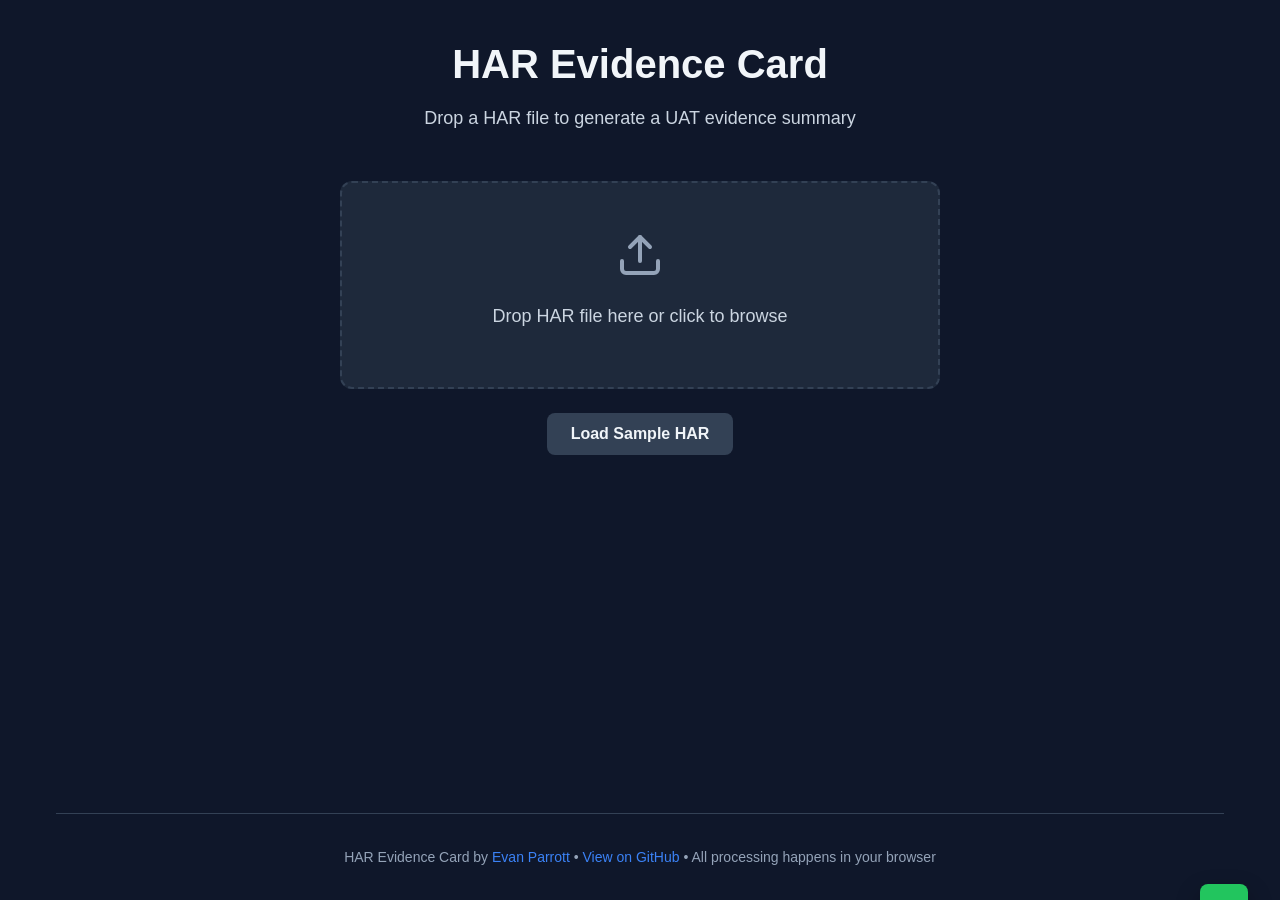
<file: index.html>
<!DOCTYPE html>
<html lang="en">
<head>
    <meta charset="UTF-8">
    <meta name="viewport" content="width=device-width, initial-scale=1.0">
    <title>HAR Evidence Card</title>
    <meta name="description" content="Client-side HAR drop tool. Builds a UAT evidence card: status histogram, failed URLs, slowest requests, copy-as-markdown.">
    <meta name="author" content="Evan Parrott">
    <link rel="stylesheet" href="styles.css">
</head>
<body>
    <div class="container">
        <header>
            <h1>HAR Evidence Card</h1>
            <p class="subtitle">Drop a HAR file to generate a UAT evidence summary</p>
        </header>

        <main>
            <section class="upload-section" id="uploadSection">
                <div class="drop-zone" id="dropZone">
                    <svg class="upload-icon" width="48" height="48" viewBox="0 0 24 24" fill="none" stroke="currentColor" stroke-width="2" stroke-linecap="round" stroke-linejoin="round">
                        <path d="M21 15v4a2 2 0 0 1-2 2H5a2 2 0 0 1-2-2v-4"></path>
                        <polyline points="17 8 12 3 7 8"></polyline>
                        <line x1="12" y1="3" x2="12" y2="15"></line>
                    </svg>
                    <p class="drop-text">Drop HAR file here or click to browse</p>
                    <input type="file" id="fileInput" accept=".har,.json" aria-label="Choose HAR file">
                </div>
                
                <div class="actions">
                    <button id="loadSampleBtn" class="btn btn-secondary">Load Sample HAR</button>
                </div>

                <div class="error-message" id="errorMessage" role="alert"></div>
            </section>

            <section class="card-section" id="cardSection" style="display: none;">
                <div class="card-header">
                    <h2>Evidence Card</h2>
                    <div class="card-actions">
                        <button id="copyMarkdownBtn" class="btn btn-primary">Copy as Markdown</button>
                        <button id="resetBtn" class="btn btn-secondary">New File</button>
                    </div>
                </div>

                <div class="card-content">
                    <div class="card-meta">
                        <div class="meta-item">
                            <span class="meta-label">File:</span>
                            <span class="meta-value" id="fileName"></span>
                        </div>
                        <div class="meta-item">
                            <span class="meta-label">Timestamp:</span>
                            <span class="meta-value" id="timestamp"></span>
                        </div>
                    </div>

                    <div class="stats-grid">
                        <div class="stat-card">
                            <div class="stat-value" id="totalRequests">0</div>
                            <div class="stat-label">Total Requests</div>
                        </div>
                        <div class="stat-card">
                            <div class="stat-value" id="timeWindow">—</div>
                            <div class="stat-label">Time Window</div>
                        </div>
                        <div class="stat-card">
                            <div class="stat-value" id="totalBytes">—</div>
                            <div class="stat-label">Transferred</div>
                        </div>
                    </div>

                    <div class="histogram-section">
                        <h3>Status Code Distribution</h3>
                        <div class="histogram" id="histogram"></div>
                    </div>

                    <div class="failed-section">
                        <h3>Failed Requests</h3>
                        <div class="failed-count" id="failedCount">0 failed</div>
                        <div class="failed-list" id="failedList"></div>
                    </div>

                    <div class="slowest-section">
                        <div class="slowest-header">
                            <h3>Slowest Requests</h3>
                            <div class="slowest-controls">
                                <label for="slowestLimit">Show top:</label>
                                <select id="slowestLimit" aria-label="Number of slowest requests to show">
                                    <option value="5">5</option>
                                    <option value="10" selected>10</option>
                                    <option value="20">20</option>
                                    <option value="50">50</option>
                                </select>
                            </div>
                        </div>
                        <div class="slowest-list" id="slowestList"></div>
                    </div>
                </div>
            </section>

            <div class="toast" id="toast" role="status" aria-live="polite"></div>
        </main>

        <footer>
            <p>
                HAR Evidence Card by <a href="https://github.com/evan-thedev" target="_blank" rel="noopener">Evan Parrott</a>
                • <a href="https://github.com/evan-thedev/har-evidence-card" target="_blank" rel="noopener">View on GitHub</a>
                • All processing happens in your browser
            </p>
        </footer>
    </div>

    <script src="app.js"></script>
</body>
</html>
</file>
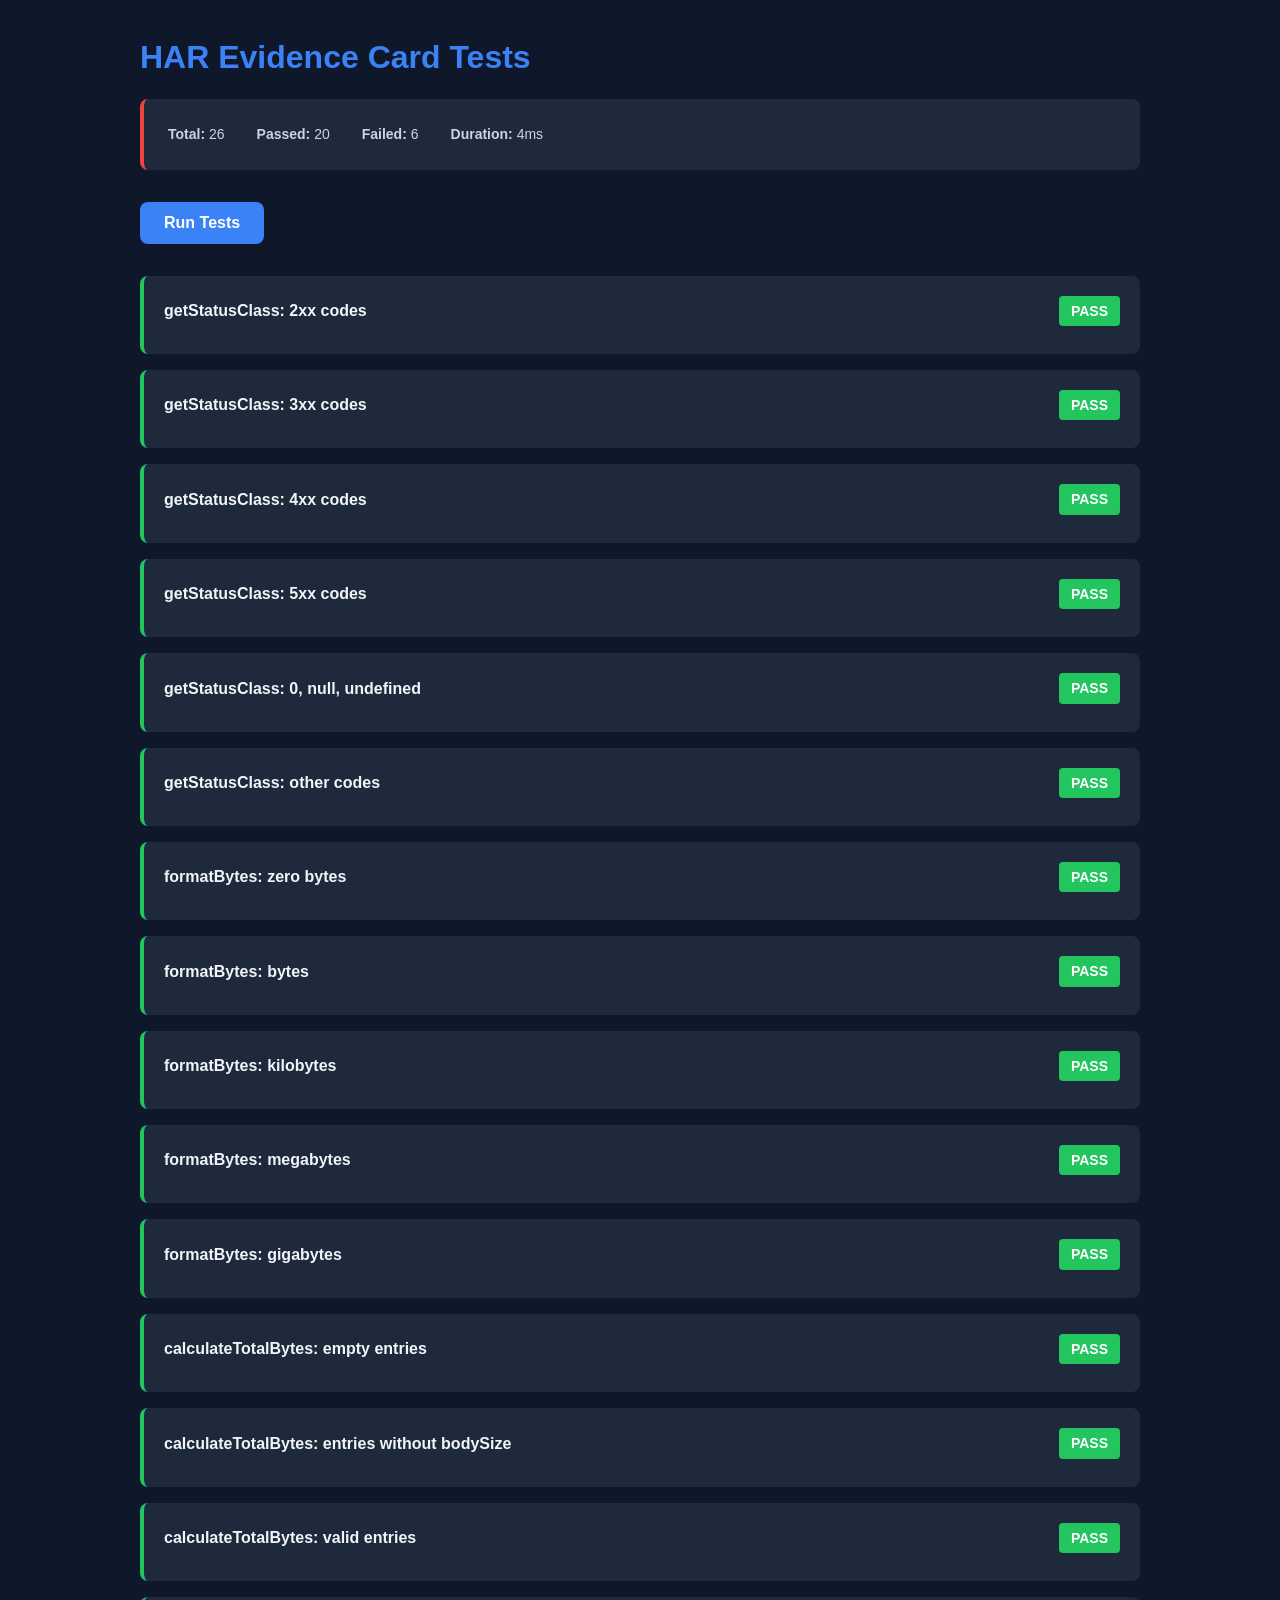
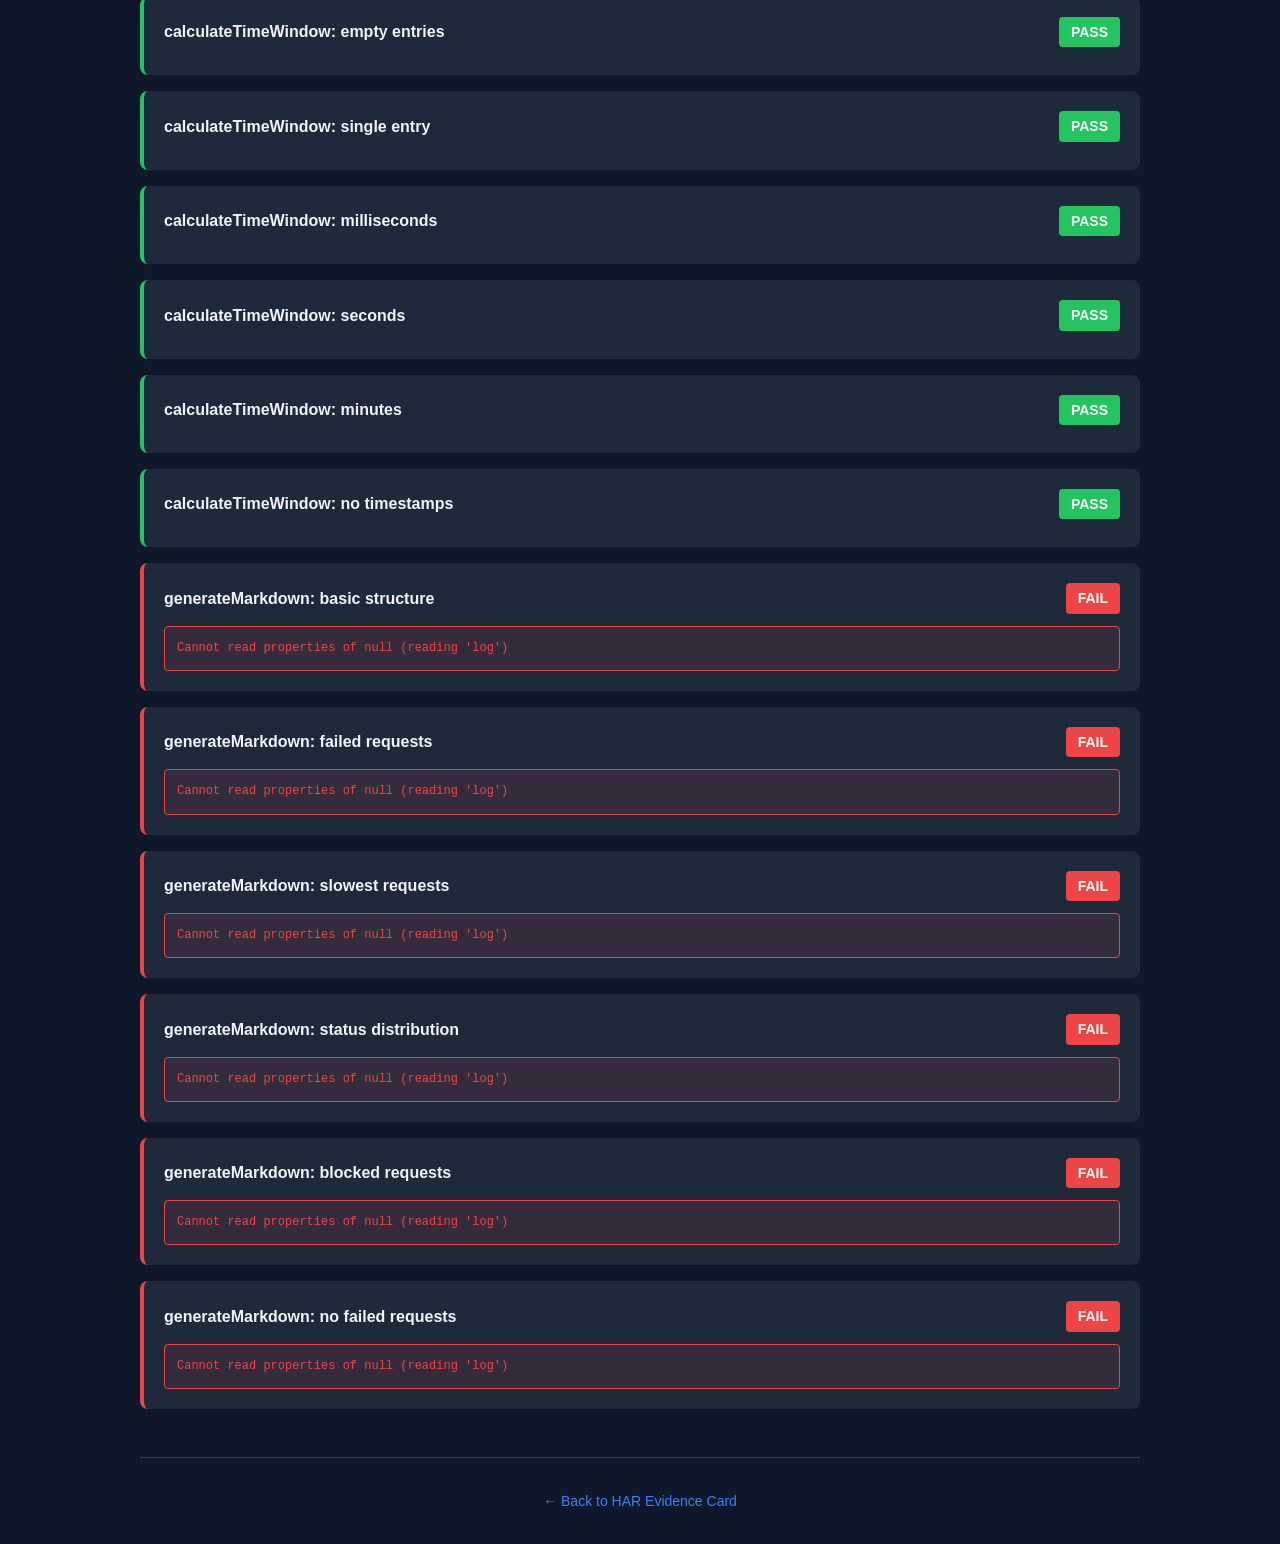
<file: test.html>
<!DOCTYPE html>
<html lang="en">
<head>
    <meta charset="UTF-8">
    <meta name="viewport" content="width=device-width, initial-scale=1.0">
    <title>HAR Evidence Card - Tests</title>
    <style>
        * {
            margin: 0;
            padding: 0;
            box-sizing: border-box;
        }

        body {
            font-family: -apple-system, BlinkMacSystemFont, 'Segoe UI', Roboto, sans-serif;
            background: #0f172a;
            color: #f1f5f9;
            padding: 2rem;
            line-height: 1.6;
        }

        .container {
            max-width: 1000px;
            margin: 0 auto;
        }

        h1 {
            font-size: 2rem;
            margin-bottom: 1rem;
            color: #3b82f6;
        }

        .summary {
            background: #1e293b;
            padding: 1.5rem;
            border-radius: 8px;
            margin-bottom: 2rem;
            border-left: 4px solid #3b82f6;
        }

        .summary.error {
            border-left-color: #ef4444;
        }

        .summary.success {
            border-left-color: #22c55e;
        }

        .stats {
            display: flex;
            gap: 2rem;
            font-size: 0.875rem;
            color: #cbd5e1;
        }

        .test-results {
            display: flex;
            flex-direction: column;
            gap: 1rem;
        }

        .test-item {
            background: #1e293b;
            padding: 1.25rem;
            border-radius: 8px;
            border-left: 4px solid #94a3b8;
        }

        .test-item.pass {
            border-left-color: #22c55e;
        }

        .test-item.fail {
            border-left-color: #ef4444;
        }

        .test-header {
            display: flex;
            justify-content: space-between;
            align-items: center;
            margin-bottom: 0.5rem;
        }

        .test-name {
            font-weight: 600;
            font-size: 1rem;
        }

        .test-status {
            font-weight: 700;
            font-size: 0.875rem;
            padding: 0.25rem 0.75rem;
            border-radius: 4px;
            text-transform: uppercase;
        }

        .test-status.pass {
            background: #22c55e;
            color: white;
        }

        .test-status.fail {
            background: #ef4444;
            color: white;
        }

        .test-message {
            color: #cbd5e1;
            font-size: 0.875rem;
        }

        .test-error {
            margin-top: 0.75rem;
            padding: 0.75rem;
            background: rgba(239, 68, 68, 0.1);
            border: 1px solid #ef4444;
            border-radius: 4px;
            color: #ef4444;
            font-family: 'Monaco', 'Courier New', monospace;
            font-size: 0.75rem;
            white-space: pre-wrap;
            word-break: break-word;
        }

        .run-button {
            padding: 0.75rem 1.5rem;
            background: #3b82f6;
            color: white;
            border: none;
            border-radius: 8px;
            font-size: 1rem;
            font-weight: 600;
            cursor: pointer;
            margin-bottom: 2rem;
            font-family: inherit;
        }

        .run-button:hover {
            background: #2563eb;
        }

        .run-button:disabled {
            opacity: 0.5;
            cursor: not-allowed;
        }

        footer {
            margin-top: 3rem;
            padding-top: 2rem;
            border-top: 1px solid #334155;
            text-align: center;
            color: #94a3b8;
            font-size: 0.875rem;
        }

        footer a {
            color: #3b82f6;
            text-decoration: none;
        }

        footer a:hover {
            text-decoration: underline;
        }
    </style>
</head>
<body>
    <div class="container">
        <h1>HAR Evidence Card Tests</h1>
        
        <div class="summary" id="summary">
            <div class="stats">
                <div><strong>Total:</strong> <span id="totalTests">0</span></div>
                <div><strong>Passed:</strong> <span id="passedTests">0</span></div>
                <div><strong>Failed:</strong> <span id="failedTests">0</span></div>
                <div><strong>Duration:</strong> <span id="duration">0ms</span></div>
            </div>
        </div>

        <button id="runButton" class="run-button">Run Tests</button>

        <div class="test-results" id="testResults"></div>

        <footer>
            <p>
                <a href="index.html">← Back to HAR Evidence Card</a>
            </p>
        </footer>
    </div>

    <script src="app.js"></script>
    <script src="test.js"></script>
</body>
</html>
</file>
<file: styles.css>
* {
    margin: 0;
    padding: 0;
    box-sizing: border-box;
}

:root {
    --bg-primary: #0f172a;
    --bg-secondary: #1e293b;
    --bg-tertiary: #334155;
    --text-primary: #f1f5f9;
    --text-secondary: #cbd5e1;
    --text-muted: #94a3b8;
    --border-color: #334155;
    --accent: #3b82f6;
    --accent-hover: #2563eb;
    --success: #22c55e;
    --warning: #f59e0b;
    --error: #ef4444;
    --status-2xx: #22c55e;
    --status-3xx: #3b82f6;
    --status-4xx: #f59e0b;
    --status-5xx: #ef4444;
    --status-0: #94a3b8;
}

body {
    font-family: -apple-system, BlinkMacSystemFont, 'Segoe UI', Roboto, Oxygen, Ubuntu, Cantarell, sans-serif;
    background: var(--bg-primary);
    color: var(--text-primary);
    line-height: 1.6;
    min-height: 100vh;
    display: flex;
    flex-direction: column;
}

.container {
    max-width: 1200px;
    margin: 0 auto;
    padding: 2rem 1rem;
    width: 100%;
    flex: 1;
    display: flex;
    flex-direction: column;
}

header {
    text-align: center;
    margin-bottom: 3rem;
}

h1 {
    font-size: 2.5rem;
    font-weight: 700;
    margin-bottom: 0.5rem;
    color: var(--text-primary);
}

.subtitle {
    color: var(--text-secondary);
    font-size: 1.125rem;
}

main {
    flex: 1;
}

.upload-section {
    max-width: 600px;
    margin: 0 auto;
}

.drop-zone {
    border: 2px dashed var(--border-color);
    border-radius: 12px;
    padding: 3rem 2rem;
    text-align: center;
    background: var(--bg-secondary);
    cursor: pointer;
    transition: all 0.2s ease;
    position: relative;
}

.drop-zone:hover,
.drop-zone.drag-over {
    border-color: var(--accent);
    background: var(--bg-tertiary);
}

.drop-zone:focus-within {
    outline: 2px solid var(--accent);
    outline-offset: 2px;
}

.upload-icon {
    color: var(--text-muted);
    margin-bottom: 1rem;
}

.drop-text {
    color: var(--text-secondary);
    font-size: 1.125rem;
    margin-bottom: 0.5rem;
}

#fileInput {
    position: absolute;
    inset: 0;
    opacity: 0;
    cursor: pointer;
    width: 100%;
    height: 100%;
}

.actions {
    margin-top: 1.5rem;
    text-align: center;
}

.btn {
    padding: 0.75rem 1.5rem;
    border: none;
    border-radius: 8px;
    font-size: 1rem;
    font-weight: 600;
    cursor: pointer;
    transition: all 0.2s ease;
    font-family: inherit;
}

.btn-primary {
    background: var(--accent);
    color: white;
}

.btn-primary:hover {
    background: var(--accent-hover);
}

.btn-secondary {
    background: var(--bg-tertiary);
    color: var(--text-primary);
}

.btn-secondary:hover {
    background: var(--border-color);
}

.btn:focus-visible {
    outline: 2px solid var(--accent);
    outline-offset: 2px;
}

.error-message {
    margin-top: 1rem;
    padding: 1rem;
    background: rgba(239, 68, 68, 0.1);
    border: 1px solid var(--error);
    border-radius: 8px;
    color: var(--error);
    display: none;
}

.error-message.show {
    display: block;
}

.card-section {
    animation: fadeIn 0.3s ease;
}

@keyframes fadeIn {
    from {
        opacity: 0;
        transform: translateY(10px);
    }
    to {
        opacity: 1;
        transform: translateY(0);
    }
}

.card-header {
    display: flex;
    justify-content: space-between;
    align-items: center;
    margin-bottom: 2rem;
    flex-wrap: wrap;
    gap: 1rem;
}

.card-header h2 {
    font-size: 1.875rem;
    color: var(--text-primary);
}

.card-actions {
    display: flex;
    gap: 0.75rem;
    flex-wrap: wrap;
}

.card-content {
    background: var(--bg-secondary);
    border-radius: 12px;
    padding: 2rem;
    border: 1px solid var(--border-color);
}

.card-meta {
    display: flex;
    gap: 2rem;
    margin-bottom: 2rem;
    padding-bottom: 1.5rem;
    border-bottom: 1px solid var(--border-color);
    flex-wrap: wrap;
}

.meta-item {
    display: flex;
    gap: 0.5rem;
}

.meta-label {
    color: var(--text-muted);
    font-weight: 600;
}

.meta-value {
    color: var(--text-primary);
    word-break: break-all;
}

.stats-grid {
    display: grid;
    grid-template-columns: repeat(auto-fit, minmax(180px, 1fr));
    gap: 1.5rem;
    margin-bottom: 2rem;
}

.stat-card {
    background: var(--bg-tertiary);
    padding: 1.5rem;
    border-radius: 8px;
    text-align: center;
}

.stat-value {
    font-size: 2rem;
    font-weight: 700;
    color: var(--accent);
    margin-bottom: 0.5rem;
}

.stat-label {
    color: var(--text-muted);
    font-size: 0.875rem;
    text-transform: uppercase;
    letter-spacing: 0.05em;
}

.histogram-section,
.failed-section,
.slowest-section {
    margin-top: 2.5rem;
}

h3 {
    font-size: 1.25rem;
    color: var(--text-primary);
    margin-bottom: 1rem;
}

.histogram {
    display: flex;
    flex-direction: column;
    gap: 0.75rem;
}

.histogram-bar {
    display: flex;
    align-items: center;
    gap: 1rem;
}

.histogram-label {
    min-width: 80px;
    font-weight: 600;
    font-size: 0.875rem;
}

.histogram-track {
    flex: 1;
    background: var(--bg-tertiary);
    border-radius: 4px;
    height: 32px;
    position: relative;
    overflow: hidden;
}

.histogram-fill {
    height: 100%;
    border-radius: 4px;
    transition: width 0.3s ease;
    display: flex;
    align-items: center;
    padding: 0 0.75rem;
    font-size: 0.875rem;
    font-weight: 600;
    color: white;
}

.histogram-fill.status-2xx { background: var(--status-2xx); }
.histogram-fill.status-3xx { background: var(--status-3xx); }
.histogram-fill.status-4xx { background: var(--status-4xx); }
.histogram-fill.status-5xx { background: var(--status-5xx); }
.histogram-fill.status-0 { background: var(--status-0); }
.histogram-fill.status-other { background: var(--text-muted); }

.failed-count {
    color: var(--text-muted);
    margin-bottom: 1rem;
    font-size: 0.875rem;
}

.failed-list,
.slowest-list {
    display: flex;
    flex-direction: column;
    gap: 0.75rem;
}

.request-item {
    background: var(--bg-tertiary);
    padding: 1rem;
    border-radius: 8px;
    border-left: 3px solid var(--border-color);
}

.request-item.failed {
    border-left-color: var(--error);
}

.request-item.slow {
    border-left-color: var(--warning);
}

.request-header {
    display: flex;
    justify-content: space-between;
    align-items: flex-start;
    margin-bottom: 0.5rem;
    gap: 1rem;
    flex-wrap: wrap;
}

.request-method {
    font-weight: 700;
    font-size: 0.75rem;
    padding: 0.25rem 0.5rem;
    border-radius: 4px;
    background: var(--bg-primary);
    color: var(--accent);
}

.request-status {
    font-weight: 700;
    font-size: 0.875rem;
    padding: 0.25rem 0.5rem;
    border-radius: 4px;
}

.request-status.status-2xx { background: var(--status-2xx); color: white; }
.request-status.status-3xx { background: var(--status-3xx); color: white; }
.request-status.status-4xx { background: var(--status-4xx); color: white; }
.request-status.status-5xx { background: var(--status-5xx); color: white; }
.request-status.status-0 { background: var(--status-0); color: white; }
.request-status.status-error { background: var(--error); color: white; }

.request-time {
    color: var(--warning);
    font-weight: 600;
    font-size: 0.875rem;
}

.request-url {
    color: var(--text-secondary);
    font-size: 0.875rem;
    word-break: break-all;
    font-family: 'Monaco', 'Courier New', monospace;
}

.request-error {
    color: var(--error);
    font-size: 0.875rem;
    margin-top: 0.5rem;
    font-style: italic;
}

.slowest-header {
    display: flex;
    justify-content: space-between;
    align-items: center;
    margin-bottom: 1rem;
    gap: 1rem;
    flex-wrap: wrap;
}

.slowest-controls {
    display: flex;
    align-items: center;
    gap: 0.5rem;
}

.slowest-controls label {
    color: var(--text-muted);
    font-size: 0.875rem;
}

.slowest-controls select {
    padding: 0.5rem;
    background: var(--bg-tertiary);
    color: var(--text-primary);
    border: 1px solid var(--border-color);
    border-radius: 4px;
    font-family: inherit;
    cursor: pointer;
}

.slowest-controls select:focus-visible {
    outline: 2px solid var(--accent);
    outline-offset: 2px;
}

.toast {
    position: fixed;
    bottom: 2rem;
    right: 2rem;
    background: var(--success);
    color: white;
    padding: 1rem 1.5rem;
    border-radius: 8px;
    font-weight: 600;
    box-shadow: 0 10px 25px rgba(0, 0, 0, 0.3);
    transform: translateY(150%);
    transition: transform 0.3s ease;
    z-index: 1000;
}

.toast.show {
    transform: translateY(0);
}

footer {
    margin-top: 4rem;
    padding-top: 2rem;
    border-top: 1px solid var(--border-color);
    text-align: center;
    color: var(--text-muted);
    font-size: 0.875rem;
}

footer a {
    color: var(--accent);
    text-decoration: none;
}

footer a:hover {
    text-decoration: underline;
}

@media (max-width: 768px) {
    h1 {
        font-size: 2rem;
    }

    .card-header {
        flex-direction: column;
        align-items: flex-start;
    }

    .card-content {
        padding: 1.5rem;
    }

    .stats-grid {
        grid-template-columns: 1fr;
    }

    .request-header {
        flex-direction: column;
        align-items: flex-start;
    }

    .toast {
        right: 1rem;
        left: 1rem;
        bottom: 1rem;
    }
}
</file>
